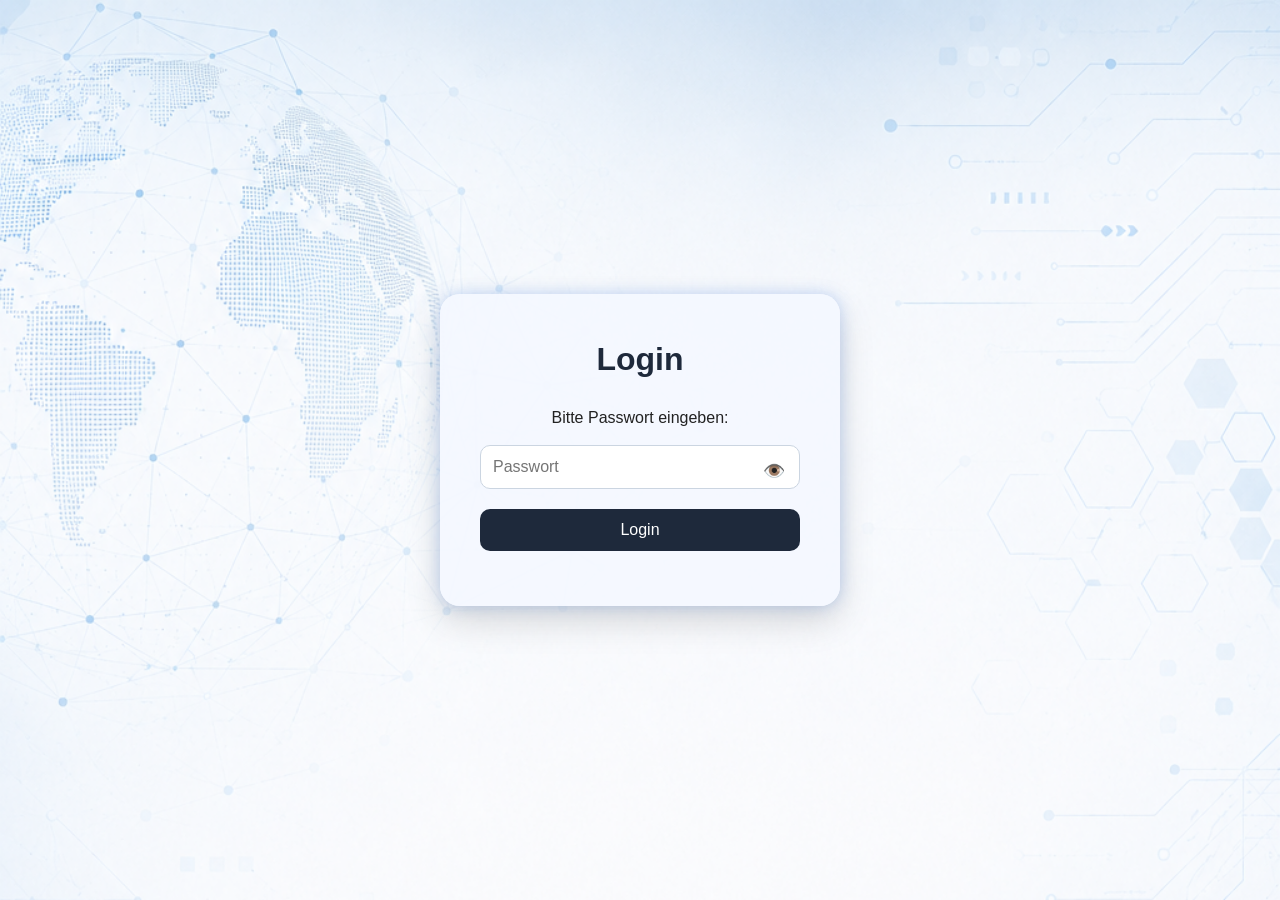
<file: index.html>
<!DOCTYPE html>
<html lang="de">
<head>
    <meta charset="UTF-8">
    <meta name="viewport" content="width=device-width, initial-scale=1.0">
    <title>Login - CV Webseite</title>

    <link rel="stylesheet" href="style.css">

    <style>

        body {
            display: flex;
            justify-content: center;
            align-items: center;
            height: 100vh;
        }

        .login-container {
            background-color: rgba(245, 248, 255, 0.95);
            padding: 40px;
            border-radius: 20px;
            text-align: center;
            width: 400px;

            box-shadow: 0 15px 35px rgba(0, 0, 0, 0.15),
                        0 0 15px rgba(59, 130, 246, 0.25);
        }

        .login-container h1 {
            margin-bottom: 20px;
            color: #1e293b;
        }

        .login-container input {
            width: 100%;
            padding: 12px;
            margin-top: 15px;
            border-radius: 10px;
            border: 1px solid #cbd5e1;
            font-size: 16px;
        }

        .login-container button {
            margin-top: 20px;
            width: 100%;
        }

        #error-message {
            color: red;
            margin-top: 15px;
            font-weight: bold;
        }

        .password-container {
            position: relative;
        }

        .show-password {
            position:absolute;
            right: 15px;
            top: 27px;
            cursor: pointer;
            font-size: 18px;
        }

    </style>

</head>

<body>

    <div class="login-container">

        <h1>Login</h1>
        <p>Bitte Passwort eingeben:</p>

        <div class="password-container">
            <input type="password" id="password" placeholder="Passwort">
            <span class="show-password" onclick="togglePassword()">👁️</span>
        </div>
        
        <button onclick="checkPassword()">Login</button>
        <p id="error-message"></p>
    </div>
    
    <script>

        function togglePassword() {

            let passwordInput =document.getElementById("password");
            if (passwordInput.type === "password") {
                passwordInput.type = "text";
            } else {
                passwordInput.type = "password";
            }
        }

        function checkPassword() {

            let password = document.getElementById("password").value;
            if (password === "cv-harry-schleiss-2026-05-29") {
                window.location.href = "cv-harry-schleiss-2026-05-29.html";
            } else {
                document.getElementById("error-message").innerHTML = "Falsches Passwort!";
            }
        }
    </script>

</body>
</html>
</file>
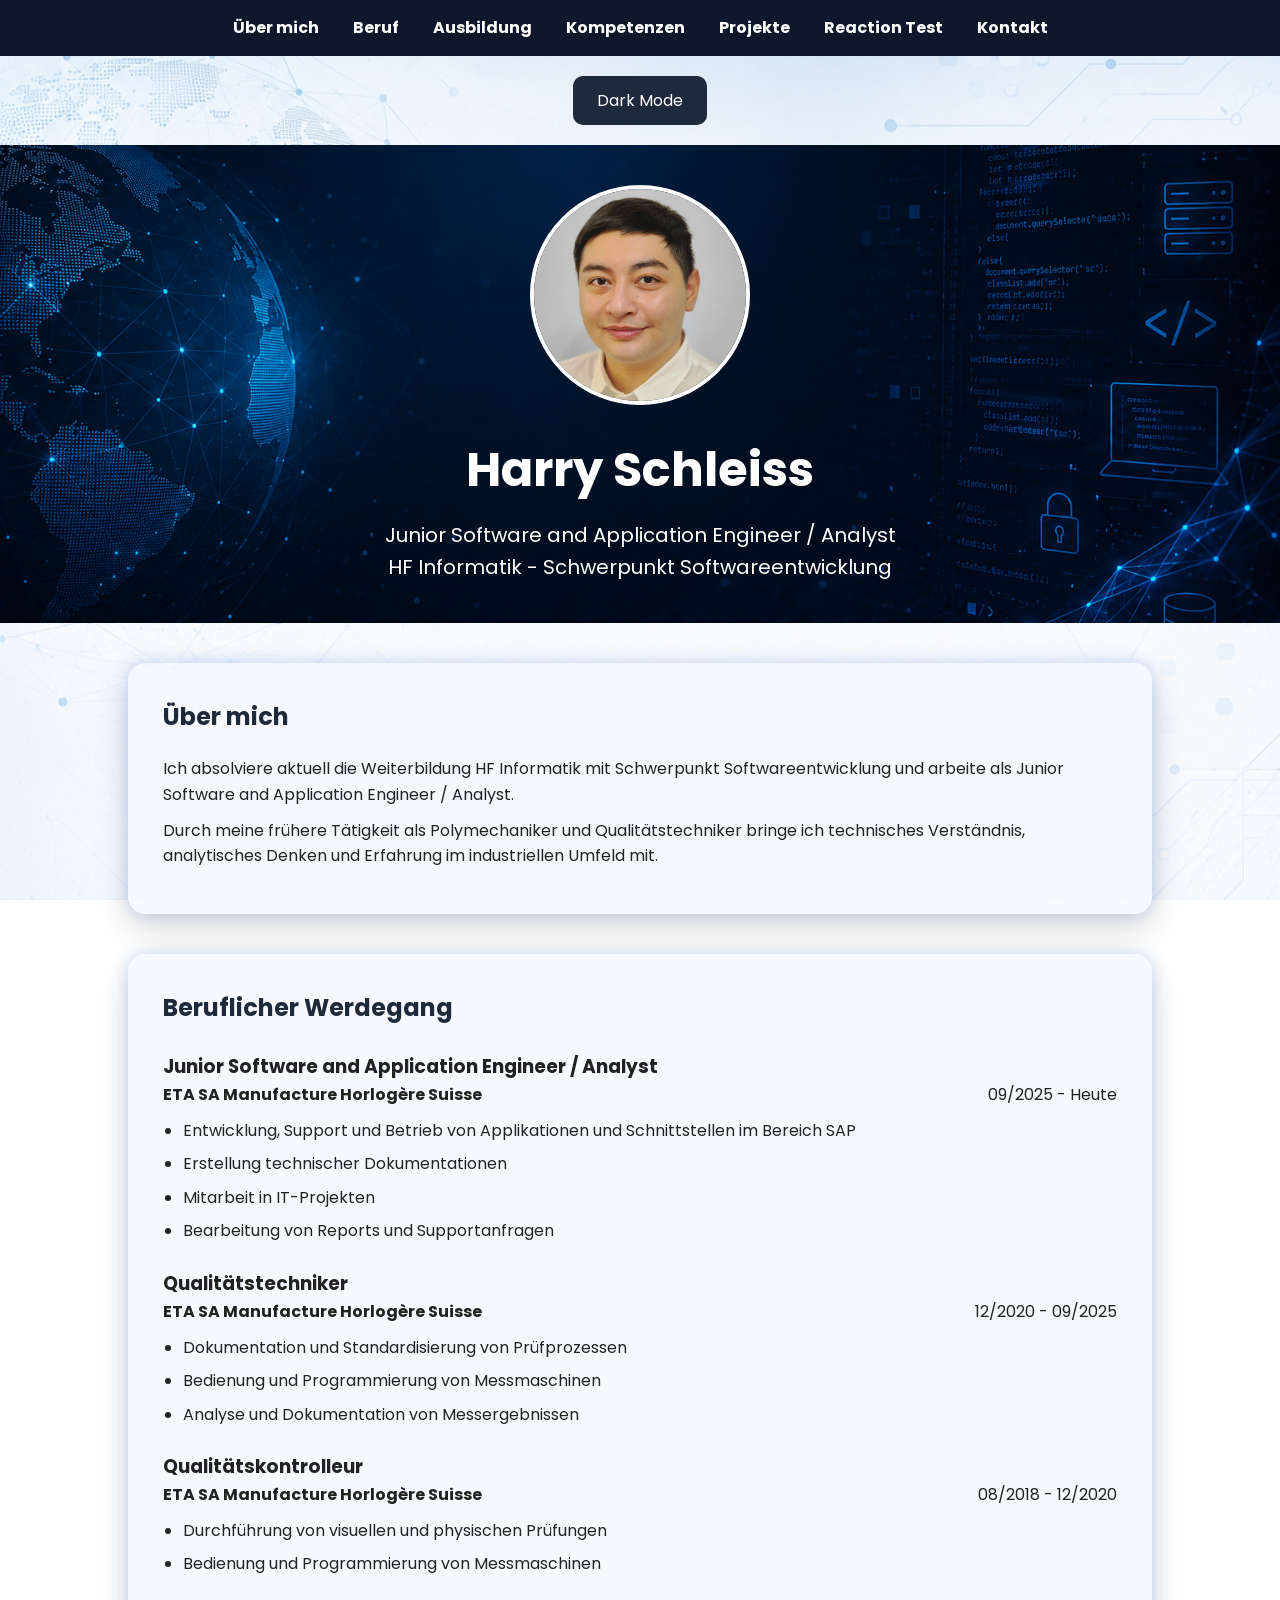
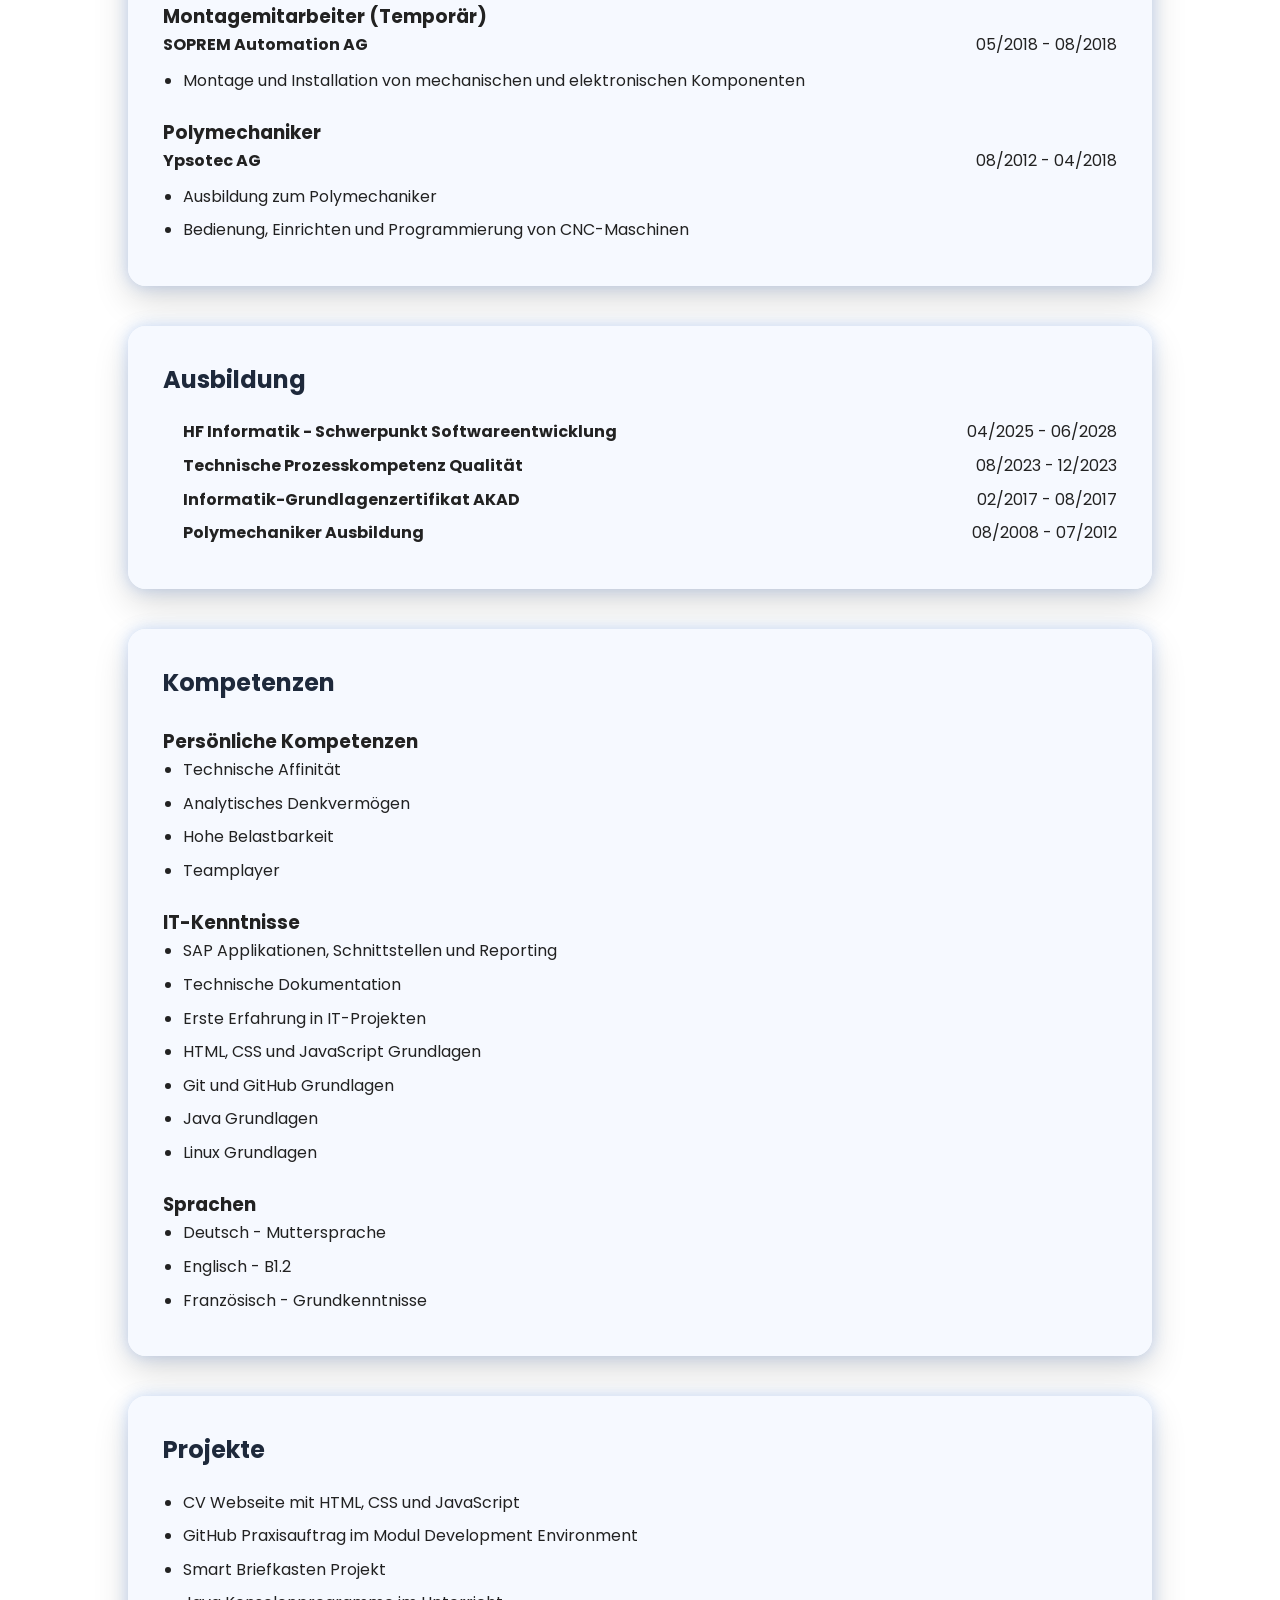
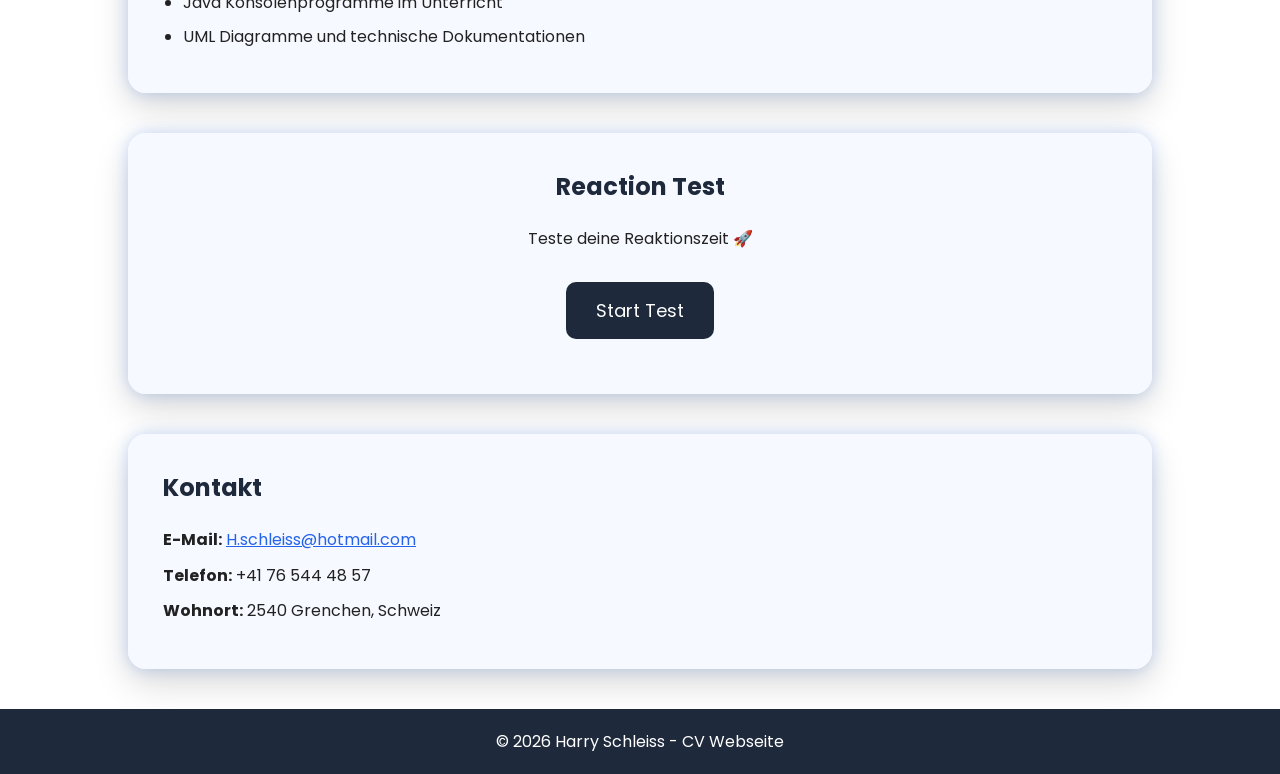
<file: cv-harry-schleiss-2026-05-29.html>
<!DOCTYPE html>
<html lang="de">

<head>
    <meta charset="UTF-8">
    <meta name="viewport" content="width=device-width, initial-scale=1.0">

    <title>Harry Schleiss - CV Webseite</title>
    <link rel="preconnect" href="https://fonts.googleapis.com">
    <link rel="preconnect" href="https://fonts.gstatic.com" crossorigin>
    <link href="https://fonts.googleapis.com/css2?family=Poppins:wght@300;400;500;600;700&display=swap" rel="stylesheet">
    <link rel="stylesheet" href="style.css">
</head>

<body>

    <nav>
        <a href="#ueber-mich">Über mich</a>
        <a href="#beruf">Beruf</a>
        <a href="#ausbildung">Ausbildung</a>
        <a href="#kompetenzen">Kompetenzen</a>
        <a href="#projekte">Projekte</a>
        <a href="#reaction-test">Reaction Test</a>
        <a href="#kontakt">Kontakt</a>
    </nav>

    <div class="button-container">
        <button id="mode-button" onclick="toggleDarkMode()">Dark Mode</button>
    </div>

    <header>
        <img src="images/Profilbild.jpg" alt="Profilbild Harry Schleiss" class="profilbild">
        <h1>Harry Schleiss</h1>
        <p>Junior Software and Application Engineer / Analyst</p>
        <p>HF Informatik - Schwerpunkt Softwareentwicklung</p>
    </header>

    <section id="ueber-mich">
        <h2>Über mich</h2>
        <p>
            Ich absolviere aktuell die Weiterbildung HF Informatik mit Schwerpunkt Softwareentwicklung
            und arbeite als Junior Software and Application Engineer / Analyst.
        </p>

        <p>
            Durch meine frühere Tätigkeit als Polymechaniker und Qualitätstechniker
            bringe ich technisches Verständnis, analytisches Denken und Erfahrung 
            im industriellen Umfeld mit.
        </p>

    </section>

    <section id="beruf">
        
        <h2>Beruflicher Werdegang</h2>

        <h3>Junior Software and Application Engineer / Analyst</h3>

        <p><strong>ETA SA Manufacture Horlogère Suisse</strong> 09/2025 - Heute</p>

        <ul>
            <li>Entwicklung, Support und Betrieb von Applikationen und Schnittstellen im Bereich SAP</li>
            <li>Erstellung technischer Dokumentationen</li>
            <li>Mitarbeit in IT-Projekten</li>
            <li>Bearbeitung von Reports und Supportanfragen</li>
        </ul>

        <h3>Qualitätstechniker</h3>

        <p><strong>ETA SA Manufacture Horlogère Suisse</strong> 12/2020 - 09/2025</p>
        
        <ul>
            <li>Dokumentation und Standardisierung von Prüfprozessen</li>
            <li>Bedienung und Programmierung von Messmaschinen</li>
            <li>Analyse und Dokumentation von Messergebnissen</li>
        </ul>

        <h3>Qualitätskontrolleur</h3>

        <p><strong>ETA SA Manufacture Horlogère Suisse</strong> 08/2018 - 12/2020</p>
        
        <ul>
            <li>Durchführung von visuellen und physischen Prüfungen</li>
            <li>Bedienung und Programmierung von Messmaschinen</li>
        </ul>

        <h3>Montagemitarbeiter (Temporär)</h3>

        <p><strong>SOPREM Automation AG</strong> 05/2018 - 08/2018</p>

        <ul>
            <li>Montage und Installation von mechanischen und elektronischen Komponenten</li>
        </ul>

        <h3>Polymechaniker</h3>

        <p><strong>Ypsotec AG</strong> 08/2012 - 04/2018</p>

        <ul>
            <li>Ausbildung zum Polymechaniker</li>
            <li>Bedienung, Einrichten und Programmierung von CNC-Maschinen</li>
        </ul>

    </section>

    <section id="ausbildung">

        <h2>Ausbildung</h2>

        <ul>
            <li><strong>HF Informatik - Schwerpunkt Softwareentwicklung</strong> 04/2025 - 06/2028</li>
            <li><strong>Technische Prozesskompetenz Qualität</strong> 08/2023 - 12/2023</li>
            <li><strong>Informatik-Grundlagenzertifikat AKAD</strong> 02/2017 - 08/2017</li>
            <li><strong>Polymechaniker Ausbildung</strong> 08/2008 - 07/2012</li>
        </ul>

    </section>

    <section id="kompetenzen">

        <h2>Kompetenzen</h2>

        <h3>Persönliche Kompetenzen</h3>

        <ul>
            <li>Technische Affinität</li>
            <li>Analytisches Denkvermögen</li>
            <li>Hohe Belastbarkeit</li>
            <li>Teamplayer</li>
        </ul>

        <h3>IT-Kenntnisse</h3>

        <ul>
            <li>SAP Applikationen, Schnittstellen und Reporting</li>
            <li>Technische Dokumentation</li>
            <li>Erste Erfahrung in IT-Projekten</li>
            <li>HTML, CSS und JavaScript Grundlagen</li>
            <li>Git und GitHub Grundlagen</li>
            <li>Java Grundlagen</li>
            <li>Linux Grundlagen</li>
        </ul>

        <h3>Sprachen</h3>

        <ul>
            <li>Deutsch - Muttersprache</li>
            <li>Englisch - B1.2</li>
            <li>Französisch - Grundkenntnisse</li>
        </ul>
        
    </section>

    <section id="projekte">

        <h2>Projekte</h2>

        <ul>
            <li>CV Webseite mit HTML, CSS und JavaScript</li>
            <li>GitHub Praxisauftrag im Modul Development Environment</li>
            <li>Smart Briefkasten Projekt</li>
            <li>Java Konsolenprogramme im Unterricht</li>
            <li>UML Diagramme und technische Dokumentationen</li>
        </ul>

    </section>

    <section id="reaction-test">
        <h2>Reaction Test</h2>
        <p>Teste deine Reaktionszeit 🚀</p>
        <button onclick="startReactionTest()">Start Test</button>
        <div id="reaction-box"></div>
        <p id="reaction-result"></p>
    </section>

    <section id="kontakt">

        <h2>Kontakt</h2>

        <p><strong>E-Mail:</strong> 
            <a href="mailto:h.schleiss@hotmail.com">H.schleiss@hotmail.com</a>
        </p>
        <p><strong>Telefon:</strong> +41 76 544 48 57</p>
        <p><strong>Wohnort:</strong> 2540 Grenchen, Schweiz</p>

    </section>

    <footer>
        <p>&copy; 2026 Harry Schleiss - CV Webseite</p>
    </footer>

    <script src="script.js"></script>

</body>
</html>
</file>
<file: style.css>
* {
    margin: 0;
    padding: 0;
    box-sizing: border-box;
}

body {
    font-family: 'Poppins', sans-serif;
    background-image: url("images/tech-background.png");
    background-size: cover;
    background-attachment: fixed;
    color: #222;
    line-height: 1.6;
}

nav {
    background-color: #0f172a;
    padding: 15px;
    text-align: center;
}

nav a {
    color: white;
    text-decoration: none;
    margin: 0 15px;
    font-weight: bold;
}

nav a:hover {
    color: #94a3b8;
}

header {
    background-image:url("images/header-bg.png");
    background-size: cover;
    background-position: center;

    color: white;
    text-align: center;
    padding: 40px 20px;
}

header h1 {
    font-size: 48px;
    margin-bottom: 10px;
}

header p {
    font-size: 20px;
}

section {
    background-color: rgba(245, 248, 255, 0.863);
    width: 80%;
    margin: 40px auto;
    padding: 35px;
    border-radius: 18px;
    box-shadow:
    0 15px 35px rgba(0, 0, 0, 0.15),
    0 0 15px rgba(59, 130, 246, 0.25);
    transition: transform 0.3s ease, box-shadow 0.3s ease, border 0.3s ease;
}

section:hover {
    transform: translateY(-5px);
    box-shadow: 0 15px 30px rgba(0, 0, 0, 0.486), 0 0 18px rgba(59, 131, 246, 0.699);
    border: 1px solid rgba(59, 130, 246, 0.55);
}

h2 {
    color: #1e293b;
    margin-bottom: 20px;
}

ul {
    margin-left: 20px;
}

footer {
    background-color: #1e293b;
    color: white;
    text-align: center;
    padding: 20px;
    margin-top: 40px;
}

.profilbild {
    width: 220px;
    height: 220px;
    border-radius: 50%;
    object-fit: cover;
    margin-bottom: 20px;
    border: 4px solid white;
}

@media (max-width: 768px) {
    header h1 {
        font-size: 32px;
    }

    section {
        width: 95%;
        padding: 20px;
    }

    nav a {
        display: block;
        margin: 10px 0;
    }
    
}

.button-container {
    text-align: center;
    margin: 20px;
}

button {
    background-color: #1e293b;
    color: white;
    border: none;
    padding: 12px 20px;
    border-radius: 10px;
    cursor: pointer;
    font-family: 'Poppins', sans-serif;
    font-size: 16px;
    transition: 0.3s;
}

button:hover {
    background-color: #334155;
}

.darkmode {
    background-image: linear-gradient(rgba(15, 23, 42, 0.92),
     rgba(15, 23, 42, 0.92)),
     url("images/tech-background.png");
    background-size: cover;
    background-attachment: fixed;
}

.darkmode section {
    background-color: rgba(30, 41, 59, 0.95);
    color: white;
}

.darkmode h2 {
    color: #93c5fd;
}

a {
    color: #2563eb;
}

.darkmode a {
    color: #93c5fd;
}

.darkmode a:hover {
    color: #bfdbfe;
}

section h3 {
    margin-top: 25px;
}

section p {
    margin-bottom: 10px;
}

section li {
    margin-bottom: 8px;
}

#beruf p {
    display: flex;
    justify-content: space-between;
    flex-wrap:wrap;
}

#ausbildung li {
    display: flex;
    justify-content: space-between;
    flex-wrap:wrap;
}

#reaction-test {
    text-align:center;
}

#reaction-test button {
    background-color: #1e293b;
    color: white;
    border: none;
    padding: 15px 30px;
    border-radius: 10px;
    font-size: 18px;
    cursor: pointer;
    margin-top: 20px;
}

#reaction-test button:hover {
    background-color: #2563eb;
}

#reaction-box {
    width: 250px;
    height: 250px;
    background-color: #475569;
    margin: 30px auto;
    border-radius: 15px;
    display: none;
    cursor: pointer;
}

#reaction-result {
    font-size: 22px;
    font-weight: bold;
    margin-top: 20px;
}

.darkmode #reaction-test button {
    background-color:#2563eb;
    color:white;
}

.darkmode #reaction-test button:hover {
    background-color: #3b82f6;
}

.button-container button {
    background-color:#1e293b;
    color:white;
    border:none;
    padding: 12px 24px;
    border-radius: 10px;
    cursor: pointer;
    font-size: 16px;
    transition: background-color 0.3s ease;
}
.button-container button:hover {
    background-color:#2563eb;
}

.darkmode .button-container button {
    background-color:#2563eb;
    color:white;
}

.darkmode .button-container button:hover {
    background-color: #3b82f6;
}
</file>
